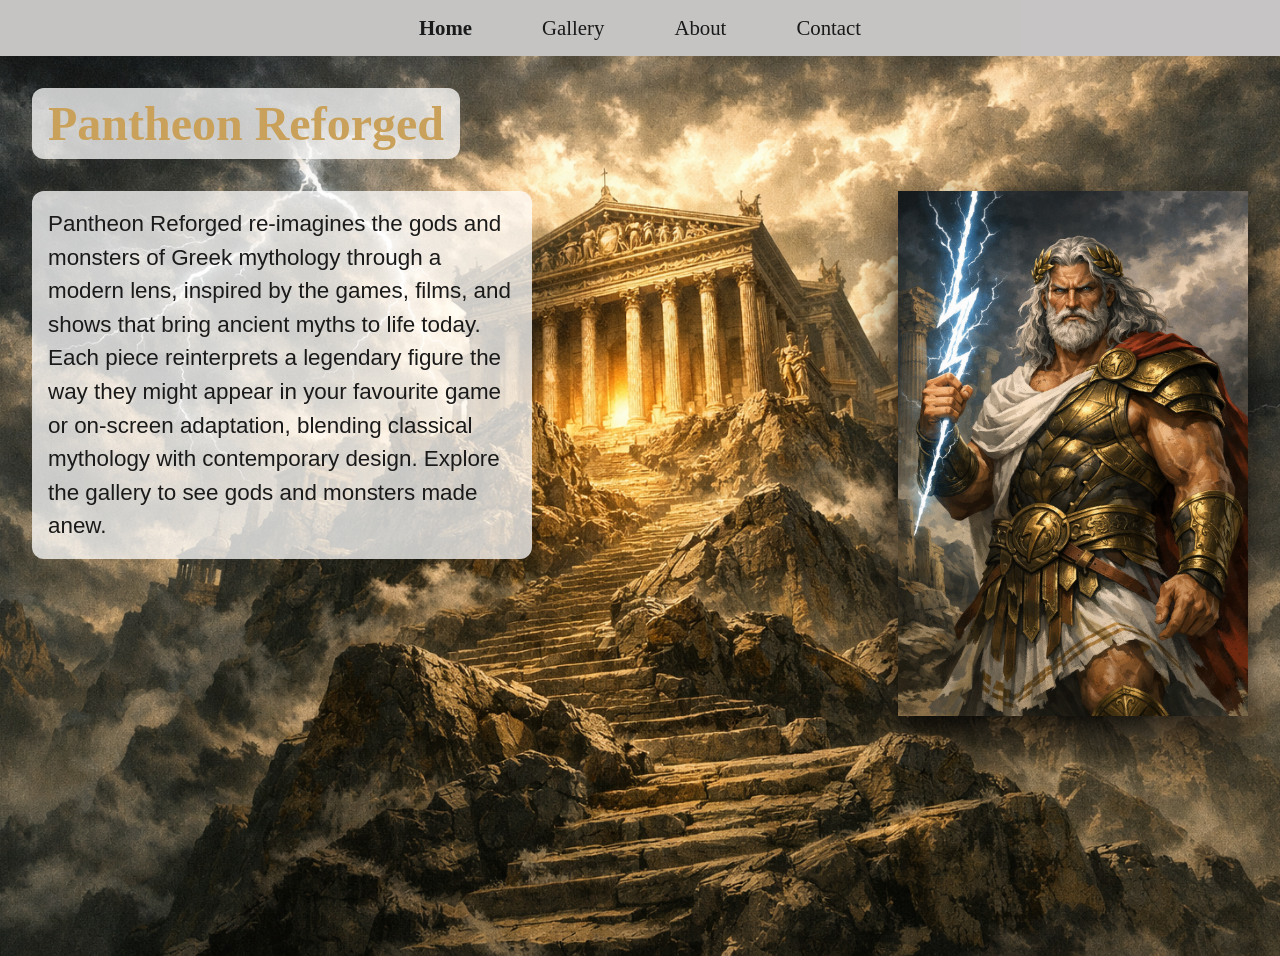
<file: index.html>
<!Doctype html>
<html lang="en">
<head>
    <!--Zander Walker, ID: 1698647-->
    <meta charset="UTF-8">
    <meta name="viewport" content="width=device-width, initial-scale=1.0">
    <title>Pantheon Reforged - Home</title>
    <link rel="stylesheet" href="css/styles.css">
</head>
<body>
<nav>
    <input type="checkbox" id="menu-toggle" class="menu-toggle">
    <label for="menu-toggle" class="hamburger">☰</label>
     <ul>
         <li><a href="index.html" class="current">Home</a></li>
         <li><a href="gallery.html">Gallery</a></li>
         <li><a href="about.html">About</a></li>
         <li><a href="contact.html">Contact</a></li>
     </ul>
</nav>

<header class="home-header">
     <h1>Pantheon Reforged</h1>
     <div class="hero-content">
         <div class="text-column">
             <p>Pantheon Reforged re-imagines the gods and monsters of Greek mythology 
                through a modern lens, inspired by the games, films, 
                and shows that bring ancient myths to life today. Each piece reinterprets a 
                legendary figure the way they might appear in your favourite game or on-screen
                 adaptation, blending classical mythology with contemporary design. Explore the
                  gallery to see gods and monsters made anew.</p>


         </div>
         <img src="images/zues.png" alt="Zeus home banner piece, as videogame character holding lightning bolt">
     </div>
</header>
<script src="script.js"></script>
</body>
</html>
</file>
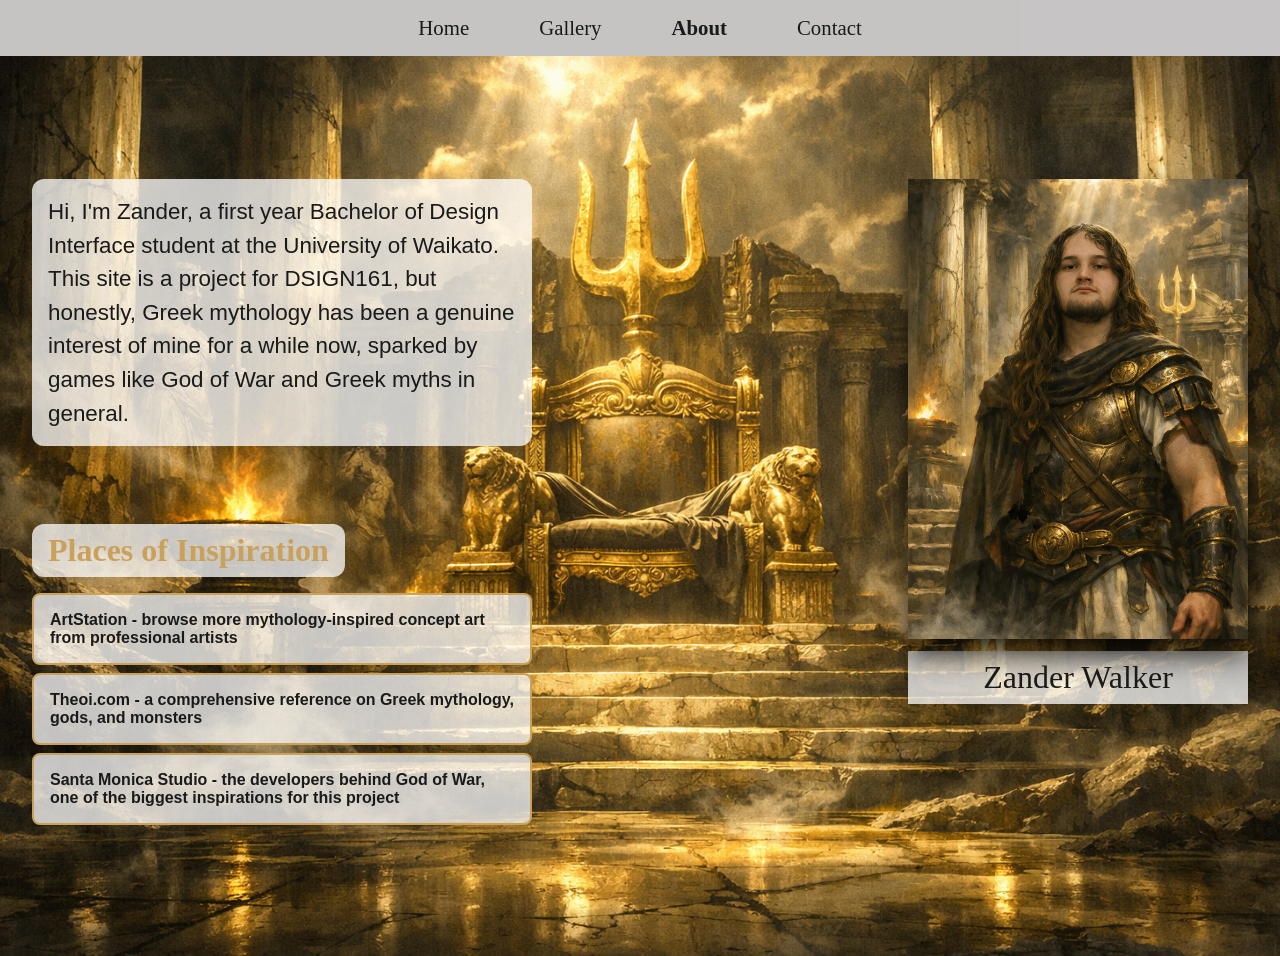
<file: about.html>
<!DOCTYPE html>
<html lang="en">
<head>
    <!--Zander Walker, ID: 1698647-->
    <meta charset="UTF-8">
    <meta name="viewport" content="width=device-width, initial-scale=1.0">
    <title>Pantheon Reforged - About</title>
    <link rel="stylesheet" href="css/styles.css">
</head>
<body>

<nav>
    <input type="checkbox" id="menu-toggle" class="menu-toggle">
    <label for="menu-toggle" class="hamburger">☰</label>
    <ul>
        <li><a href="index.html">Home</a></li>
        <li><a href="gallery.html">Gallery</a></li>
        <li><a href="about.html" class="current">About</a></li>
        <li><a href="contact.html">Contact</a></li>
    </ul>
</nav>

<header class="about-header">
    <div class="hero-content">
        <p> Hi, I'm Zander, a first year
             Bachelor of Design Interface
              student at the University of
               Waikato. This site is a project for
                DSIGN161, but honestly, Greek 
                mythology has been a genuine 
                interest of mine for a while now,
                 sparked by games like God of War
                  and Greek myths in general.</p>
        <figure class="portrait">
            <img src="images/ZanderAsGreek.png" alt="Zander Walker illustrated as a Greek warrior in golden armour, holding a trident, ancient ruins in the background">
            <figcaption>Zander Walker</figcaption>
        </figure>
    </div>
    <section class="links">
    <h2>Places of Inspiration</h2>
    <ul>
        <li><a href="https://www.artstation.com">ArtStation - browse more mythology-inspired concept art from professional artists</a></li>
        <li><a href="https://www.theoi.com">Theoi.com - a comprehensive reference on Greek mythology, gods, and monsters</a></li>
        <li><a href="https://sms.playstation.com">Santa Monica Studio - the developers behind God of War, one of the biggest inspirations for this project</a></li>
    </ul>
</section>
</header>
</body>
</html>
</file>
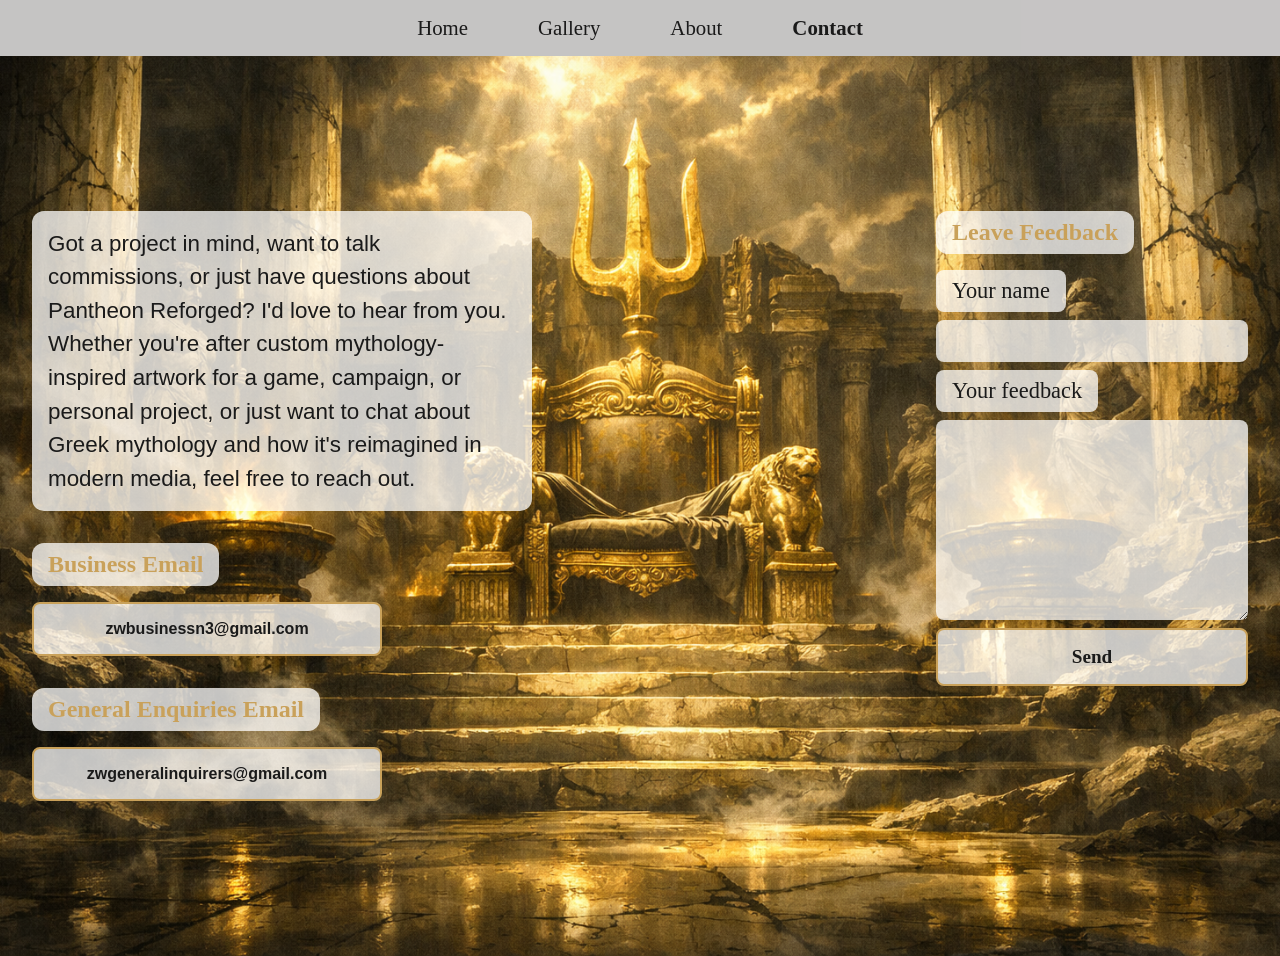
<file: contact.html>
<!DOCTYPE html>
<html lang="en">
<head>
    <!--Zander Walker, ID: 1698647-->
    <meta charset="UTF-8">
    <meta name="viewport" content="width=device-width, initial-scale=1.0">
    <title>Pantheon Reforged - Contact</title>
    <link rel="stylesheet" href="css/styles.css">
</head>
<body>

<nav>
    <input type="checkbox" id="menu-toggle" class="menu-toggle">
    <label for="menu-toggle" class="hamburger">☰</label>
    <ul>
        <li><a href="index.html">Home</a></li>
        <li><a href="gallery.html">Gallery</a></li>
        <li><a href="about.html">About</a></li>
        <li><a href="contact.html" class="current">Contact</a></li>
    </ul>
</nav>
<header class="contact-header">
    <div class="hero-content">
         <div class="contact-info">
    <p>Got a project in mind, want to talk commissions,
         or just have questions about Pantheon Reforged?
          I'd love to hear from you. Whether you're after custom mythology-inspired artwork for a game,
           campaign, or personal project, or just want to chat about Greek mythology and how it's reimagined in modern media, 
           feel free to reach out.</p>
<section class="email-button-section">
    <h2>Business Email</h2>
    <a href="mailto:zwbusinessn3@gmail.com" class="email-button">zwbusinessn3@gmail.com</a>

    <h2>General Enquiries Email</h2>
    <a href="mailto:zwgeneralinquirers@gmail.com" class="email-button">zwgeneralinquirers@gmail.com</a>
</section>
</div>
 <section class="email-button-section">
        <h2>Leave Feedback</h2>
        <form class="feedback-form">
            <label for="name">Your name</label>
            <input type="text" id="name">
            <label for="comments">Your feedback</label>
            <textarea id="comments"></textarea>
            <button type="submit">Send</button>
        </form>
    </section>
</div>
</header>
<script src="script.js"></script>
</body>
</html>
</file>
<file: css/styles.css>
/* ===== RESET ===== */
* {
    margin: 0;
    padding: 0;
    box-sizing: border-box;
}

/* ===== ROOT VARIABLES ===== */
:root {
  /* typography */
  --heading-font: 'Georgia', 'Times New Roman', serif;
  --body-font: 'Arial', 'Helvetica', sans-serif;

  /* colours */
  --bg-colour: #1a1512;
  --text-colour: #1a1a1a;
  --accent-colour: #c9a15a;
  --card-bg: rgba(255, 255, 255, 0.75);

  /* spacing */
  --space-sm: 8px;
  --space-md: 16px;
  --space-lg: 32px;
  --space-xl: 70px;

  
}


/* ===== BASE STYLES ===== */
body {
    font-family: var(--body-font);
    color: var(--text-colour);
    background-color: var(--bg-colour);
}

/* ===== NAV ===== */
nav {
    background-color: var(--card-bg);
    padding: var(--space-md);
    position: sticky;
    top: 0;
}

nav ul {
    list-style: none;
    display: flex;
    justify-content: center;
    gap: var(--space-xl);
}

nav a {
    color: var(--text-colour);
    text-decoration: none;
    font-size: 1.3rem;
    font-family: var(--heading-font);
}

nav a:hover {
    color: var(--accent-colour);
}

nav a.current {
    font-weight: bold;
}

/* ===== HOME HERO ===== */
header {
    background-image: url('../images/homepagebg.png');
    background-size: cover;
    background-position: center;
    padding: var(--space-lg);
}

.home-header {
    min-height: 100vh;
}

header h1 {
    font-family: var(--heading-font);
    font-size: 3rem;
    margin-bottom: var(--space-lg);
    color: var(--accent-colour);
    background-color: var(--card-bg);
    padding: var(--space-sm) var(--space-md);
    border-radius: 12px;
    display: inline-block;
}

header p {
    background-color: var(--card-bg);
    color: var(--text-colour);
    padding: var(--space-md);
    border-radius: 12px;
    max-width: 500px;
    font-size: 1.4rem;
    line-height: 1.5;
}

header img {
    width: 350px;
    height: auto;
    box-shadow: 0 20px 40px rgba(0, 0, 0, 0.85);
    transition: transform 0.3s, box-shadow 0.3s;
}

header img:hover {
    transform: scale(1.05);
    box-shadow: 0 25px 50px rgba(0, 0, 0, 0.9);
}

/* ===== GALLERY ===== */
.gods {
    background-image: url('../images/godsbg.png');
    background-size: cover;
    background-position: center;
    padding: var(--space-lg);
}

.monsters {
    background-image: url('../images/monstergallerybg.png');
    background-size: cover;
    background-position: center;
    padding: var(--space-lg);
}

.gods h2,
.monsters h2 {
    font-family: var(--heading-font);
    font-size: 2.5rem;
    color: var(--accent-colour);
    background-color: var(--card-bg);
    padding: var(--space-sm) var(--space-md);
    border-radius: 12px;
    display: table;
    margin: 0 auto var(--space-lg) auto;
}

figure {
    text-align: center;
}

figcaption {
    background-color: var(--card-bg);
    color: var(--text-colour);
    font-family: var(--heading-font);
    font-size: 2rem;
    padding: var(--space-sm);
    margin-top: var(--space-sm);
}

.figure-row {
    display: flex;
    justify-content: center;
    align-items: flex-start;
    gap: var(--space-xl);
    flex-wrap: wrap;
}

figure img {
    width: 300px;
    height: auto;
    box-shadow: 0 15px 30px rgba(0, 0, 0, 0.9);
    transition: transform 0.3s, box-shadow 0.3s;
}

figure:hover img {
    transform: scale(1.05);
    box-shadow: 0 20px 40px rgba(0, 0, 0, 0.8);
}

.portrait:hover img {
    transform: none;
    box-shadow: 0 15px 30px rgba(0, 0, 0, 0.6);
}

figure:hover figcaption {
    background-color: var(--accent-colour);
    color: var(--bg-colour);
}

.gods {
    background-image: 
        linear-gradient(to bottom, transparent 85%, rgba(26, 21, 18, 0.9) 100%),
        url('../images/godsbg.png');
    background-size: cover;
    background-position: center;
    padding: var(--space-lg);
}

/* ===== ABOUT LINKS ===== */
section h2 {
    font-family: var(--heading-font);
    font-size: 2rem;
    color: var(--accent-colour);
    margin-bottom: var(--space-md);
}

section ul {
    list-style: none;
}

section li {
    background-color: var(--card-bg);
    padding: var(--space-md);
    margin-bottom: var(--space-sm);
    border-radius: 8px;
}

.links a {
    color: var(--text-colour);
    font-weight: bold;
    text-decoration: none;
}

.links a:hover {
    color: var(--accent-colour);
}

.portrait img {
    width: 340px;
    height: 460px;
    object-fit: cover;
}

.links {
    max-width: 500px;
    margin-top: -180px;
    padding: 0;
}
    
.links li {
    background-color: var(--card-bg);
    padding: var(--space-md);
    margin-bottom: var(--space-sm);
    border: 2px solid var(--accent-colour);
    border-radius: 8px;
    transition: transform 0.2s, box-shadow 0.2s, background-color 0.3s;
}

.links li:hover {
    transform: translateY(-4px);
    box-shadow: 0 8px 16px rgba(0,0,0,0.4);
    background-color: var(--accent-colour);
}

.links li:hover a {
    color: var(--bg-colour);
}

.links h2 {
    font-family: var(--heading-font);
    font-size: 2rem;
    color: var(--accent-colour);
    background-color: var(--card-bg);
    display: inline-block;
    padding: var(--space-sm) var(--space-md);
    border-radius: 12px;
    margin-bottom: var(--space-md);
}

/* ===== background for the about n contact ===== */
.about-header {
    background-image: url('../images/aboutNcontactbg.png');
    min-height: 100vh;
    padding-left: var(--space-lg);
    padding-right: var(--space-lg);
    display: flex;
    flex-direction: column;
    justify-content: center;
}

.contact-header {
    background-image: url('../images/aboutNcontactbg.png');
    min-height: 100vh;
    display: flex;
    align-items: center;
}

.hero-content {
    display: flex;
    justify-content: space-between;
    align-items: flex-start;
    gap: var(--space-xl);
    width: 100%;
}
/*===== email stuff =====*/
.email-button {
    display: block;
    background-color: var(--card-bg);
    color: var(--text-colour);
    text-decoration: none;
    font-weight: bold;
    padding: var(--space-md);
    border: 2px solid var(--accent-colour);
    border-radius: 8px;
    margin-top: var(--space-sm);
    text-align: center;
    width: 100%;
    max-width: 350px;
    transition: transform 0.2s, box-shadow 0.2s;
}

.email-button-section h2 {
    background-color: var(--card-bg);
    color: var(--accent-colour);
    display: inline-block;
    padding: var(--space-sm) var(--space-md);
    border-radius: 12px;
    margin-bottom: var(--space-sm);
    font-size: 1.5rem;
}

.email-button-section h2:not(:first-child) {
    margin-top: var(--space-lg);
}

.email-button:hover {
    transform: translateY(-4px);
    box-shadow: 0 8px 16px rgba(0,0,0,0.4);
    background-color: var(--accent-colour);
}

/* ===== MOBILE NAV ===== */
.menu-toggle {
    position: absolute;
    opacity: 0;
    pointer-events: none;
}

.hamburger {
    display: none;
    font-size: 2rem;
    cursor: pointer;
    color: var(--text-colour);
}

/* ===== FEEDBACK FORM ===== */
.feedback-form {
    display: flex;
    flex-direction: column;
    gap: var(--space-sm);
    margin-top: var(--space-sm);
    max-width: 470px;
}

.feedback-form label {
    background-color: var(--card-bg);
    color: var(--text-colour);
    font-family: var(--heading-font);
    font-size: 1.4rem;
    padding: var(--space-sm) var(--space-md);
    border-radius: 8px;
    display: inline-block;
    width: fit-content;
}

.feedback-form input,
.feedback-form textarea {
    background-color: var(--card-bg);
    color: var(--text-colour);
    font-family: var(--body-font);
    font-size: 1.4rem;
    padding: var(--space-sm) var(--space-md);
    border: none;
    border-radius: 8px;
    width: 100%;
}

.feedback-form textarea {
    min-height: 200px;
    resize: vertical;
}

.feedback-form button {
    background-color: var(--card-bg);
    color: var(--text-colour);
    font-family: var(--heading-font);
    font-weight: bold;
    font-size: 1.2rem;
    padding: var(--space-md);
    border: 2px solid var(--accent-colour);
    border-radius: 8px;
    cursor: pointer;
    transition: transform 0.3s, box-shadow 0.3s;
}

.feedback-form button:hover {
    transform: scale(1.05);
    box-shadow: 0 15px 30px rgba(0, 0, 0, 0.6);
    background-color: var(--accent-colour);
    color: var(--bg-colour);
}

/*email touching the paragrpah so pad*/
.contact-info .email-button-section {
    margin-top: var(--space-lg);
}

/* ===== HOME: AUDIENCE FEATURE ===== */
.audience-feature {
    max-width: 500px;
    margin-top: var(--space-lg);
}

.audience-feature .audience-question {
    background-color: var(--card-bg);
    color: var(--accent-colour);
    font-family: var(--heading-font);
    font-weight: bold;
    padding: var(--space-md);
    border-radius: 12px;
    font-size: 1.3rem;
    margin-bottom: var(--space-md);
}

.audience-feature .buttons {
    display: flex;
    gap: var(--space-md);
    justify-content: center;
}

.audience-feature button {
    background-color: var(--card-bg);
    color: var(--text-colour);
    font-family: var(--body-font);
    font-weight: bold;
    font-size: 1.1rem;
    padding: var(--space-md);
    border: 2px solid var(--accent-colour);
    border-radius: 8px;
    cursor: pointer;
    flex: 1;
    transition: transform 0.2s, box-shadow 0.2s;
}

.audience-feature button:hover {
    transform: translateY(-4px);
    box-shadow: 0 8px 16px rgba(0,0,0,0.4);
    background-color: var(--accent-colour);
}

.audience-feature .recommendation {
    background-color: var(--card-bg);
    color: var(--text-colour);
    padding: var(--space-md);
    border-radius: 12px;
    margin-top: var(--space-md);
    font-size: 1.2rem;
    min-height: 1.5em;
}

@media (max-width: 768px) {
    .hamburger {
        display: block;
    }

    nav ul {
        display: none;
        flex-direction: column;
        text-align: center;
    }

    .menu-toggle:checked ~ ul {
        display: flex;
    }

    .hero-content {
        flex-direction: column;
    }

    .links {
        margin-top: var(--space-lg);
    }

    .audience-feature {
        max-width: 500px;
        margin-top: var(--space-lg);
    }
}

.audience-feature {
    max-width: 500px;
    margin-top: var(--space-lg);
}


/* ===== FATE FEATURE: GOD + MONSTER FINDER ===== */
.fate-feature {
    background-image:
        linear-gradient(to top, transparent 85%, rgba(26, 21, 18, 0.9) 100%),
        url('../images/VSbg.png');
    background-size: cover;
    background-position: center;
    padding: 120px var(--space-lg);
    text-align: center;
}

.fate-feature h2 {
    font-family: var(--heading-font);
    font-size: 2rem;
    color: var(--accent-colour);
    background-color: var(--card-bg);
    padding: var(--space-sm) var(--space-md);
    border-radius: 12px;
    display: inline-block;
    margin-bottom: var(--space-lg);
}

.fate-row {
    display: flex;
    justify-content: center;
    align-items: flex-start;
    gap: var(--space-xl);
    flex-wrap: wrap;
}
.fate-column {
    flex: 1;
    display: flex;
    flex-direction: column;
    align-items: center;
}

.image-finder-form,
.monster-finder-form {
    display: flex;
    flex-direction: column;
    gap: var(--space-sm);
    max-width: 300px;
    width: 100%;
}

.image-question,
.monster-question {
    background-color: var(--card-bg);
    color: var(--accent-colour);
    font-family: var(--heading-font);
    font-weight: bold;
    padding: var(--space-md);
    border-radius: 12px;
    font-size: 1.3rem;
}

.image-input,
.monster-input {
    background-color: var(--card-bg);
    color: var(--text-colour);
    font-family: var(--body-font);
    font-size: 1.1rem;
    padding: var(--space-md);
    border: none;
    border-radius: 8px;
    width: 100%;
}

.btn-find-image,
.btn-find-monster {
    background-color: var(--card-bg);
    color: var(--text-colour);
    font-family: var(--body-font);
    font-weight: bold;
    font-size: 1.1rem;
    padding: var(--space-md);
    border: 2px solid var(--accent-colour);
    border-radius: 8px;
    cursor: pointer;
    width: 100%;
    transition: transform 0.2s, box-shadow 0.2s;
}

.btn-find-image:hover,
.btn-find-monster:hover {
    transform: translateY(-4px);
    box-shadow: 0 8px 16px rgba(0,0,0,0.4);
    background-color: var(--accent-colour);
}

.recommendation,
.monster-recommendation {
    background-color: var(--card-bg);
    color: var(--text-colour);
    padding: var(--space-md);
    border-radius: 12px;
    font-size: 1.1rem;
    display: none;
}

.result-figure,
.monster-result-figure {
    display: none;
    width: 300px;
    max-width: 100%;
    margin-top: var(--space-lg);
    text-align: center;
}

.result-image,
.monster-result-image {
    width: 100%;
    height: auto;
    box-shadow: 0 15px 30px rgba(0, 0, 0, 0.9);
    transition: transform 0.3s, box-shadow 0.3s;
}

.result-figure:hover .result-image,
.monster-result-figure:hover .monster-result-image {
    transform: scale(1.05);
    box-shadow: 0 20px 40px rgba(0, 0, 0, 0.8);
}

.result-caption,
.monster-result-caption {
    background-color: var(--card-bg);
    color: var(--text-colour);
    font-family: var(--heading-font);
    font-size: 1.6rem;
    padding: var(--space-sm);
    margin-top: var(--space-sm);
}

.result-figure:hover .result-caption,
.monster-result-figure:hover .monster-result-caption {
    background-color: var(--accent-colour);
    color: var(--bg-colour);
}

.fate-easter-egg {
    margin-top: var(--space-lg);
    font-style: italic;
    color: var(--accent-colour);
}

.image-finder-form,
.monster-finder-form {
    order: 2;
    margin-top: var(--space-lg);
}

.result-figure,
.monster-result-figure {
    order: 1;
}


/* ===== paper scissors rock ===== */
.result-figure.winner .result-image,
.monster-result-figure.winner .monster-result-image {
    box-shadow: 0 0 40px 10px rgba(201, 161, 90, 0.9), 0 15px 30px rgba(0, 0, 0, 0.9);
}

.result-figure.winner .result-caption,
.monster-result-figure.winner .monster-result-caption {
    background-color: var(--accent-colour);
    color: var(--bg-colour);
}

.result-figure.defeated .result-image,
.monster-result-figure.defeated .monster-result-image {
    box-shadow: 0 0 20px 6px rgba(120, 120, 120, 0.6), 0 15px 30px rgba(0, 0, 0, 0.9);
    filter: grayscale(50%);
}

.result-figure.defeated .result-caption,
.monster-result-figure.defeated .monster-result-caption {
    background-color: #5a2323;
    color: #e5d5d5;
}
</file>
